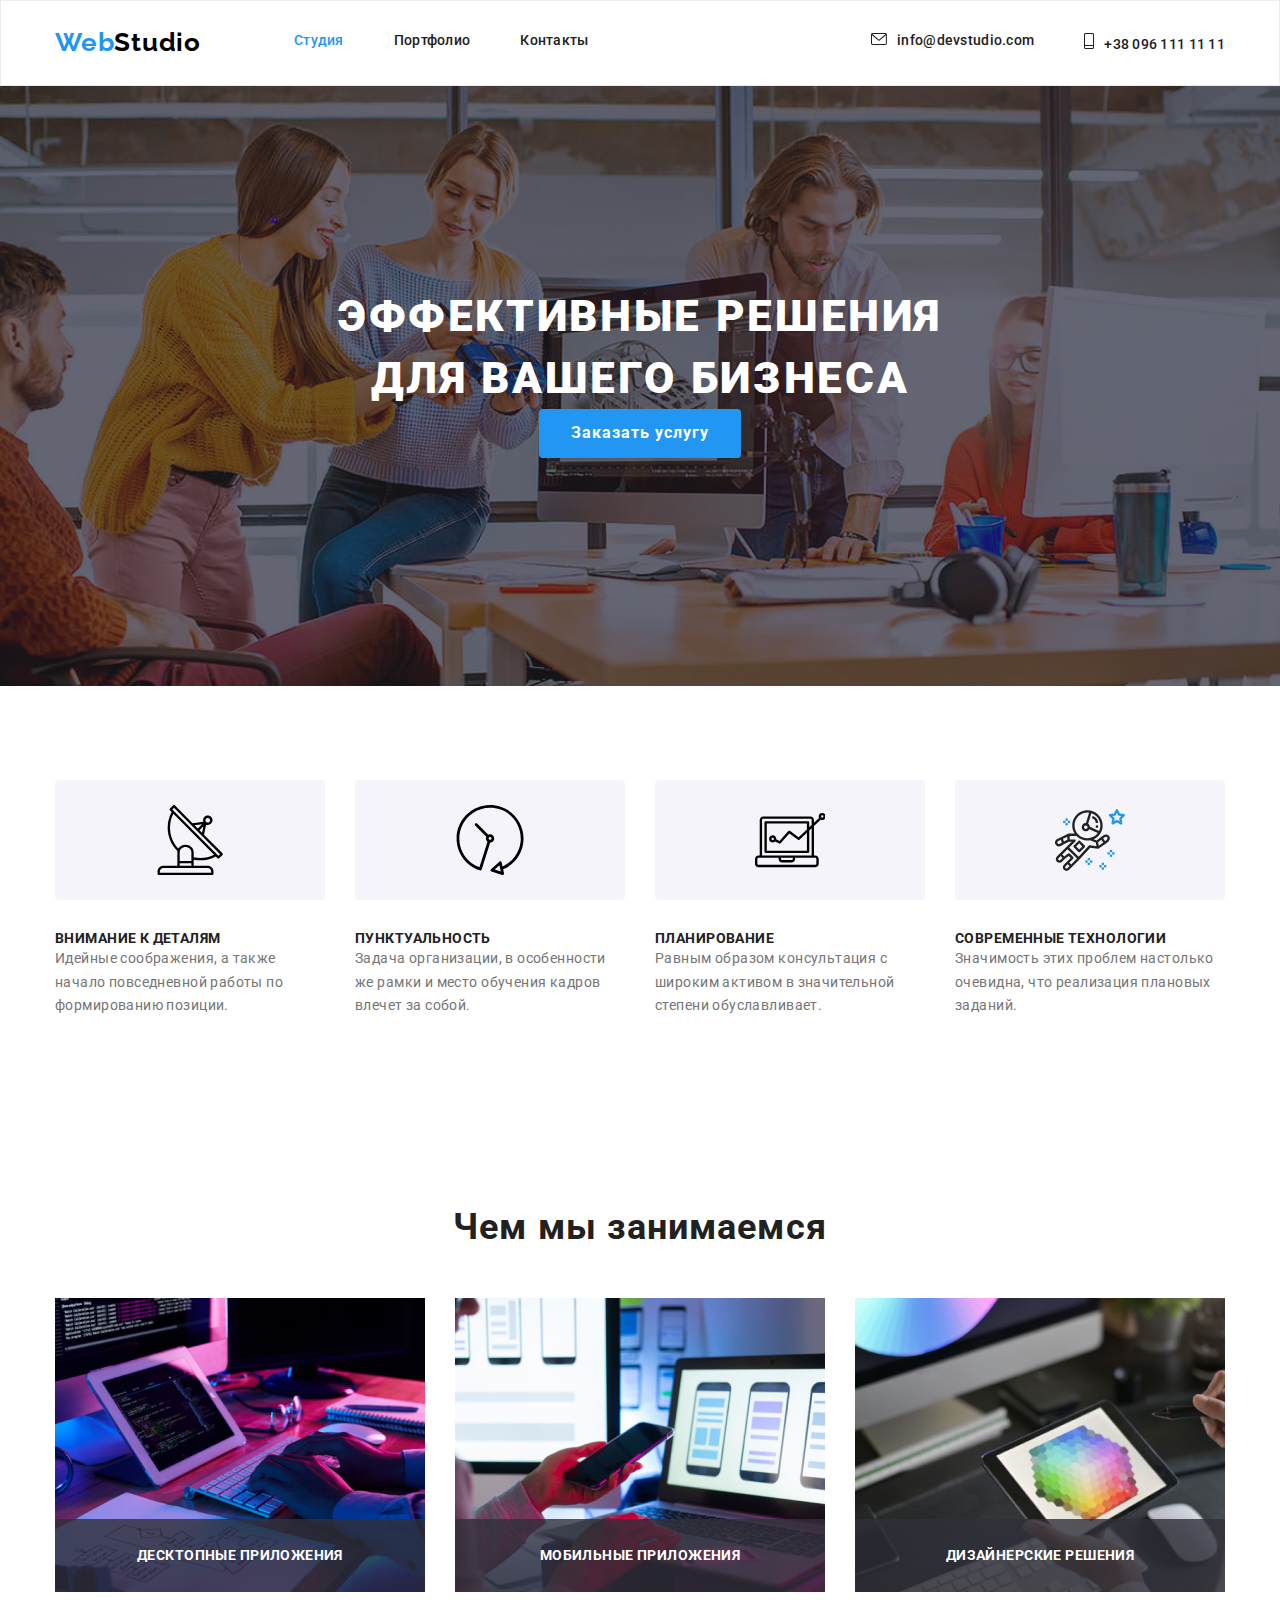
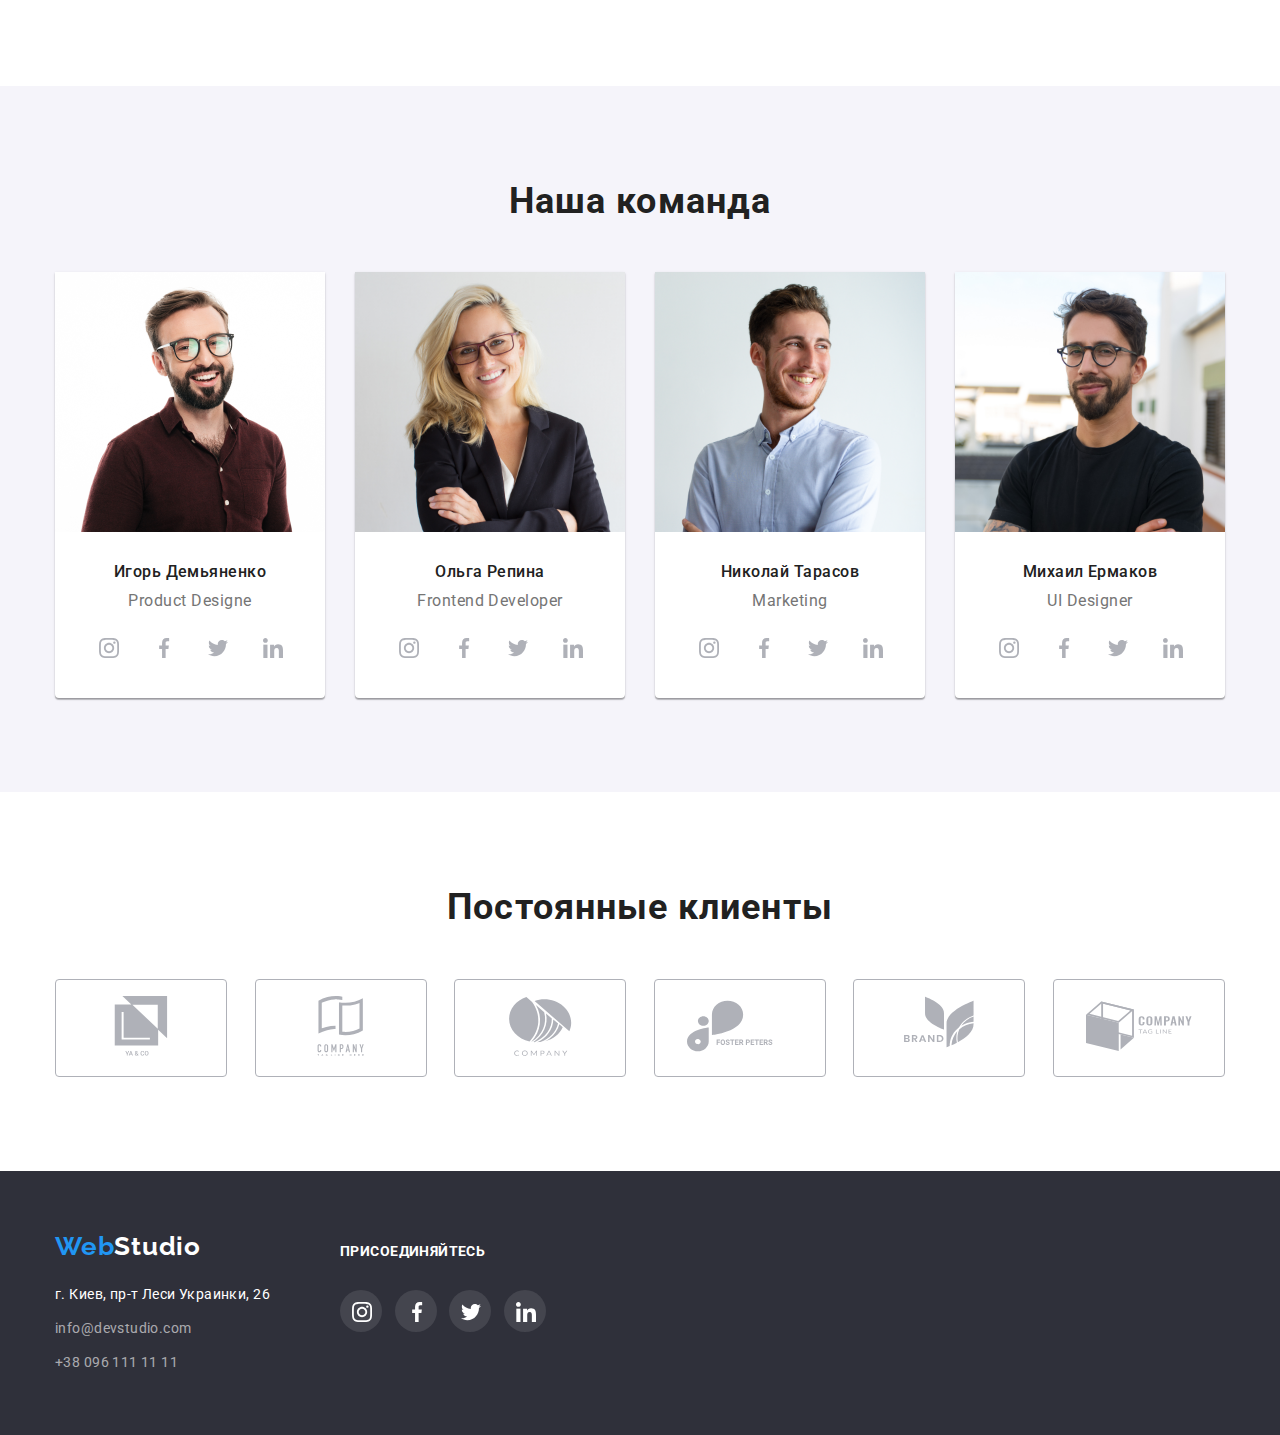
<file: index.html>
<!DOCTYPE html>
<html lang="ru">
  <head>
    <meta charset="UTF-8" />
    <meta name="viewport" content="width=device-width, initial-scale=1.0" />

    <link
      href="https://fonts.googleapis.com/css2?family=Raleway:wght@700&family=Roboto:wght@400;500;700;900&display=swap"
      rel="stylesheet"
    />
    <link
      rel="stylesheet"
      href="https://cdnjs.cloudflare.com/ajax/libs/modern-normalize/1.0.0/modern-normalize.min.css"
    />
    <link rel="stylesheet" href="./css/styles.css" />
    <title>WebStudio</title>
  </head>
  <body>
    <header class="page-header">
      <div class="container">
        <nav class="page-nav">
          <a class="logo" href="/index.html">Web<span>Studio</span></a>
          <ul class="page-nav-list">
            <li class="item">
              <a class="link current-page" href="/index.html">Студия</a>
            </li>
            <li class="item">
              <a class="link" href="./portfolio.html">Портфолио</a>
            </li>
            <li class="item"><a class="link" href="">Контакты</a></li>
          </ul>
        </nav>
        <ul class="contacts">
          <li class="item">
            <a class="mailto link" href="mailto:info@devstudio.com"
              ><svg class="icon">
                <use href="./images/symbol-defs.svg#icon-mail"></use></svg
              >info@devstudio.com</a
            >
          </li>
          <li class="item">
            <a class="tel link" href="tel:+380961111111"
              ><svg class="icon">
                <use href="./images/symbol-defs.svg#icon-phone"></use></svg
              >+38 096 111 11 11</a
            >
          </li>
        </ul>
      </div>
    </header>
    <main>
      <!-- Hero section -->
      <section class="hero">
        <div class="hero-wraper">
          <h1 class="hero-title">
            Эффективные решения <br/>
            для вашего бизнеса
          </h1>
          <button type="button" class="hero-button" href="" data-modal-open>Заказать услугу</<button>
        </div>
      </section>

      <div class="backdrop is-hidden" data-modal>
        <div class="modal">
          <button type="button" class="close-button" data-modal-close>
            <svg class="icon">
              <use href="./images/close.svg#close-button"></use>
            </svg>
          </button>
        </div>
      </div>
      <!-- Features -->
      <section class="features section">
        <div class="container">
          <h2 class="hiden">features</h2>
          <!-- TODO НАДО СКРЫТЬ заголовок-->
          <ul class="features-list">
            <li class="features-list-item">
              <div class="thumb">
                <svg class="icon">
                  <use href="./images/symbol-defs.svg#icon-nasa"></use>
                </svg>
              </div>
              <h3 class="features-list-title">Внимание к деталям</h3>
              <p class="features-list-text">
                Идейные соображения, а также начало повседневной работы по
                формированию позиции.
              </p>
            </li>
            <li class="features-list-item">
              <div class="thumb">
                <svg class="icon">
                  <use href="./images/symbol-defs.svg#icon-clock"></use>
                </svg>
              </div>
              <h3 class="features-list-title">Пунктуальность</h3>
              <p class="features-list-text">
                Задача организации, в особенности же рамки и место обучения
                кадров влечет за собой.
              </p>
            </li>
            <li class="features-list-item">
              <div class="thumb">
                <svg class="icon">
                  <use href="./images/symbol-defs.svg#icon-pc"></use>
                </svg>
              </div>
              <h3 class="features-list-title">Планирование</h3>
              <p class="features-list-text">
                Равным образом консультация с широким активом в значительной
                степени обуславливает.
              </p>
            </li>
            <li class="features-list-item">
              <div class="thumb">
                <svg class="icon">
                  <use href="./images/symbol-defs.svg#icon-astronaut"></use>
                </svg>
              </div>
              <h3 class="features-list-title">Современные технологии</h3>
              <p class="features-list-text">
                Значимость этих проблем настолько очевидна, что реализация
                плановых заданий.
              </p>
            </li>
          </ul>
        </div>
      </section>

      <!-- Examples -->
      <section class="works section">
        <div class="container">
          <h2 class="title">Чем мы занимаемся</h2>
          <ul class="list">
            <li class="item">
              <a href=""
                ><img
                  src="./images/box-1.jpg"
                  alt="верстка сайтов и приложений"
                  width="370px"
                />
                <p class="description">Десктопные приложения</p>
              </a>
            </li>
            <li class="item">
              <a href=""
                ><img
                  src="./images/box-2.jpg"
                  alt="фронтенд и бекенд"
                  width="370px"
                />
                <p class="description">Мобильные приложения</p></a
              >
            </li>
            <li class="item">
              <a href=""
                ><img src="./images/box-3.jpg" alt="веб-дизайн" width="370px" />
                <p class="description">Дизайнерские решения</p></a
              >
            </li>
          </ul>
        </div>
      </section>

      <!-- Team -->
      <section class="taem section">
        <div class="container">
          <h2 class="title">Наша команда</h2>
          <ul class="team-list">
            <li class="item">
              <img
                class="team-member-foto"
                src="./images/team-member-4.png"
                alt="team member"
                width="270"
              />
              <h3 class="team-member-name">Игорь Демьяненко</h3>
              <p class="team-member-position">Product Designe</p>
              <ul class="social-list">
                <li class="social-list-item">
                  <a class="link" href="">
                    <svg class="icon">
                      <use href="./images/symbol-defs.svg#icon-instagram"></use>
                    </svg>
                  </a>
                </li>
                <li class="social-list-item">
                  <a class="link" href="">
                    <svg class="icon">
                      <use href="./images/symbol-defs.svg#icon-facebook"></use>
                    </svg>
                  </a>
                </li>
                <li class="social-list-item">
                  <a class="link" href="">
                    <svg class="icon">
                      <use href="./images/symbol-defs.svg#icon-twitter"></use>
                    </svg>
                  </a>
                </li>
                <li class="social-list-item">
                  <a class="link" href="">
                    <svg class="icon">
                      <use href="./images/symbol-defs.svg#icon-linkedin"></use>
                    </svg>
                  </a>
                </li>
              </ul>
            </li>
            <li class="item">
              <img
                class="team-member-foto"
                src="./images/team-member-3.png"
                alt="team member"
                width="270"
              />
              <h3 class="team-member-name">Ольга Репина</h3>
              <p class="team-member-position">Frontend Developer</p>
              <ul class="social-list">
                <li class="social-list-item">
                  <a class="link" href="">
                    <svg class="icon">
                      <use href="./images/symbol-defs.svg#icon-instagram"></use>
                    </svg>
                  </a>
                </li>
                <li class="social-list-item">
                  <a class="link" href="">
                    <svg class="icon">
                      <use href="./images/symbol-defs.svg#icon-facebook"></use>
                    </svg>
                  </a>
                </li>
                <li class="social-list-item">
                  <a class="link" href="">
                    <svg class="icon">
                      <use href="./images/symbol-defs.svg#icon-twitter"></use>
                    </svg>
                  </a>
                </li>
                <li class="social-list-item">
                  <a class="link" href="">
                    <svg class="icon">
                      <use href="./images/symbol-defs.svg#icon-linkedin"></use>
                    </svg>
                  </a>
                </li>
              </ul>
            </li>
            <li class="item">
              <img
                class="team-member-foto"
                src="./images/team-member-2.png"
                alt="team member"
                width="270"
              />
              <h3 class="team-member-name">Николай Тарасов</h3>
              <p class="team-member-position">Marketing</p>
              <ul class="social-list">
                <li class="social-list-item">
                  <a class="link" href="">
                    <svg class="icon">
                      <use href="./images/symbol-defs.svg#icon-instagram"></use>
                    </svg>
                  </a>
                </li>
                <li class="social-list-item">
                  <a class="link" href="">
                    <svg class="icon">
                      <use href="./images/symbol-defs.svg#icon-facebook"></use>
                    </svg>
                  </a>
                </li>
                <li class="social-list-item">
                  <a class="link" href="">
                    <svg class="icon">
                      <use href="./images/symbol-defs.svg#icon-twitter"></use>
                    </svg>
                  </a>
                </li>
                <li class="social-list-item">
                  <a class="link" href="">
                    <svg class="icon">
                      <use href="./images/symbol-defs.svg#icon-linkedin"></use>
                    </svg>
                  </a>
                </li>
              </ul>
            </li>
            <li class="item">
              <img
                class="team-member-foto"
                src="./images/team-member-1.png"
                alt="team member"
                width="270"
              />
              <h3 class="team-member-name">Михаил Ермаков</h3>
              <p class="team-member-position">UI Designer</p>
              <ul class="social-list">
                <li class="social-list-item">
                  <a class="link" href="">
                    <svg class="icon">
                      <use href="./images/symbol-defs.svg#icon-instagram"></use>
                    </svg>
                  </a>
                </li>
                <li class="social-list-item">
                  <a class="link" href="">
                    <svg class="icon">
                      <use href="./images/symbol-defs.svg#icon-facebook"></use>
                    </svg>
                  </a>
                </li>
                <li class="social-list-item">
                  <a class="link" href="">
                    <svg class="icon">
                      <use href="./images/symbol-defs.svg#icon-twitter"></use>
                    </svg>
                  </a>
                </li>
                <li class="social-list-item">
                  <a class="link" href="">
                    <svg class="icon">
                      <use href="./images/symbol-defs.svg#icon-linkedin"></use>
                    </svg>
                  </a>
                </li>
              </ul>
            </li>
          </ul>
        </div>
      </section>

      <section class="clients section">
        <div class="container">
          <h2 class="title">Постоянные клиенты</h2>
          <ul class="list">
            <li>
              <a class="link" href="">
                <svg class="icon">
                  <use href="/images/symbol-defs.svg#icon-brand1"></use>
                </svg>
              </a>
            </li>
            <li>
              <a class="link" href="">
                <svg class="icon">
                  <use href="/images/symbol-defs.svg#icon-brand2"></use>
                </svg>
              </a>
            </li>
            <li>
              <a class="link" href="">
                <svg class="icon">
                  <use href="/images/symbol-defs.svg#icon-brand3"></use>
                </svg>
              </a>
            </li>
            <li>
              <a class="link" href="">
                <svg class="icon">
                  <use href="/images/symbol-defs.svg#icon-brand4"></use>
                </svg>
              </a>
            </li>
            <li>
              <a class="link" href="">
                <svg class="icon">
                  <use href="/images/symbol-defs.svg#icon-brand5"></use>
                </svg>
              </a>
            </li>
            <li>
              <a class="link" href="">
                <svg class="icon">
                  <use href="/images/symbol-defs.svg#icon-group"></use>
                </svg>
              </a>
            </li>
          </ul>
        </div>
      </section>
    </main>

    <footer class="page-footer">
      <div class="container">
        <div class="footer-contacts">
          <a class="logo" href="./index.html">Web<span>Studio</span></a>
          <address class="adress">
            <p>г. Киев, пр-т Леси Украинки, 26</p>
            <ul>
              <li>
                <a class="link mail" href="mailto:info@devstudio.com"
                  >info@devstudio.com</a
                >
              </li>
              <li>
                <a class="link tel" href="tel:+380961111111"
                  >+38 096 111 11 11</a
                >
              </li>
            </ul>
          </address>
        </div>
        <div class="footer-social">
          <h3 class="social-title">присоединяйтесь</h3>
          <ul class="social-list">
            <li class="social-list-item">
              <a class="link" href="">
                <svg class="icon">
                  <use href="./images/symbol-defs.svg#icon-instagram"></use>
                </svg>
              </a>
            </li>
            <li class="social-list-item">
              <a class="link" href="">
                <svg class="icon">
                  <use href="./images/symbol-defs.svg#icon-facebook"></use>
                </svg>
              </a>
            </li>
            <li class="social-list-item">
              <a class="link" href="">
                <svg class="icon">
                  <use href="./images/symbol-defs.svg#icon-twitter"></use>
                </svg>
              </a>
            </li>
            <li class="social-list-item">
              <a class="link" href="">
                <svg class="icon">
                  <use href="./images/symbol-defs.svg#icon-linkedin"></use>
                </svg>
              </a>
            </li>
          </ul>
        </div>
      </div>
    </footer>
    <script src="./js/modal.js"></script>
  </body>
</html>
</file>
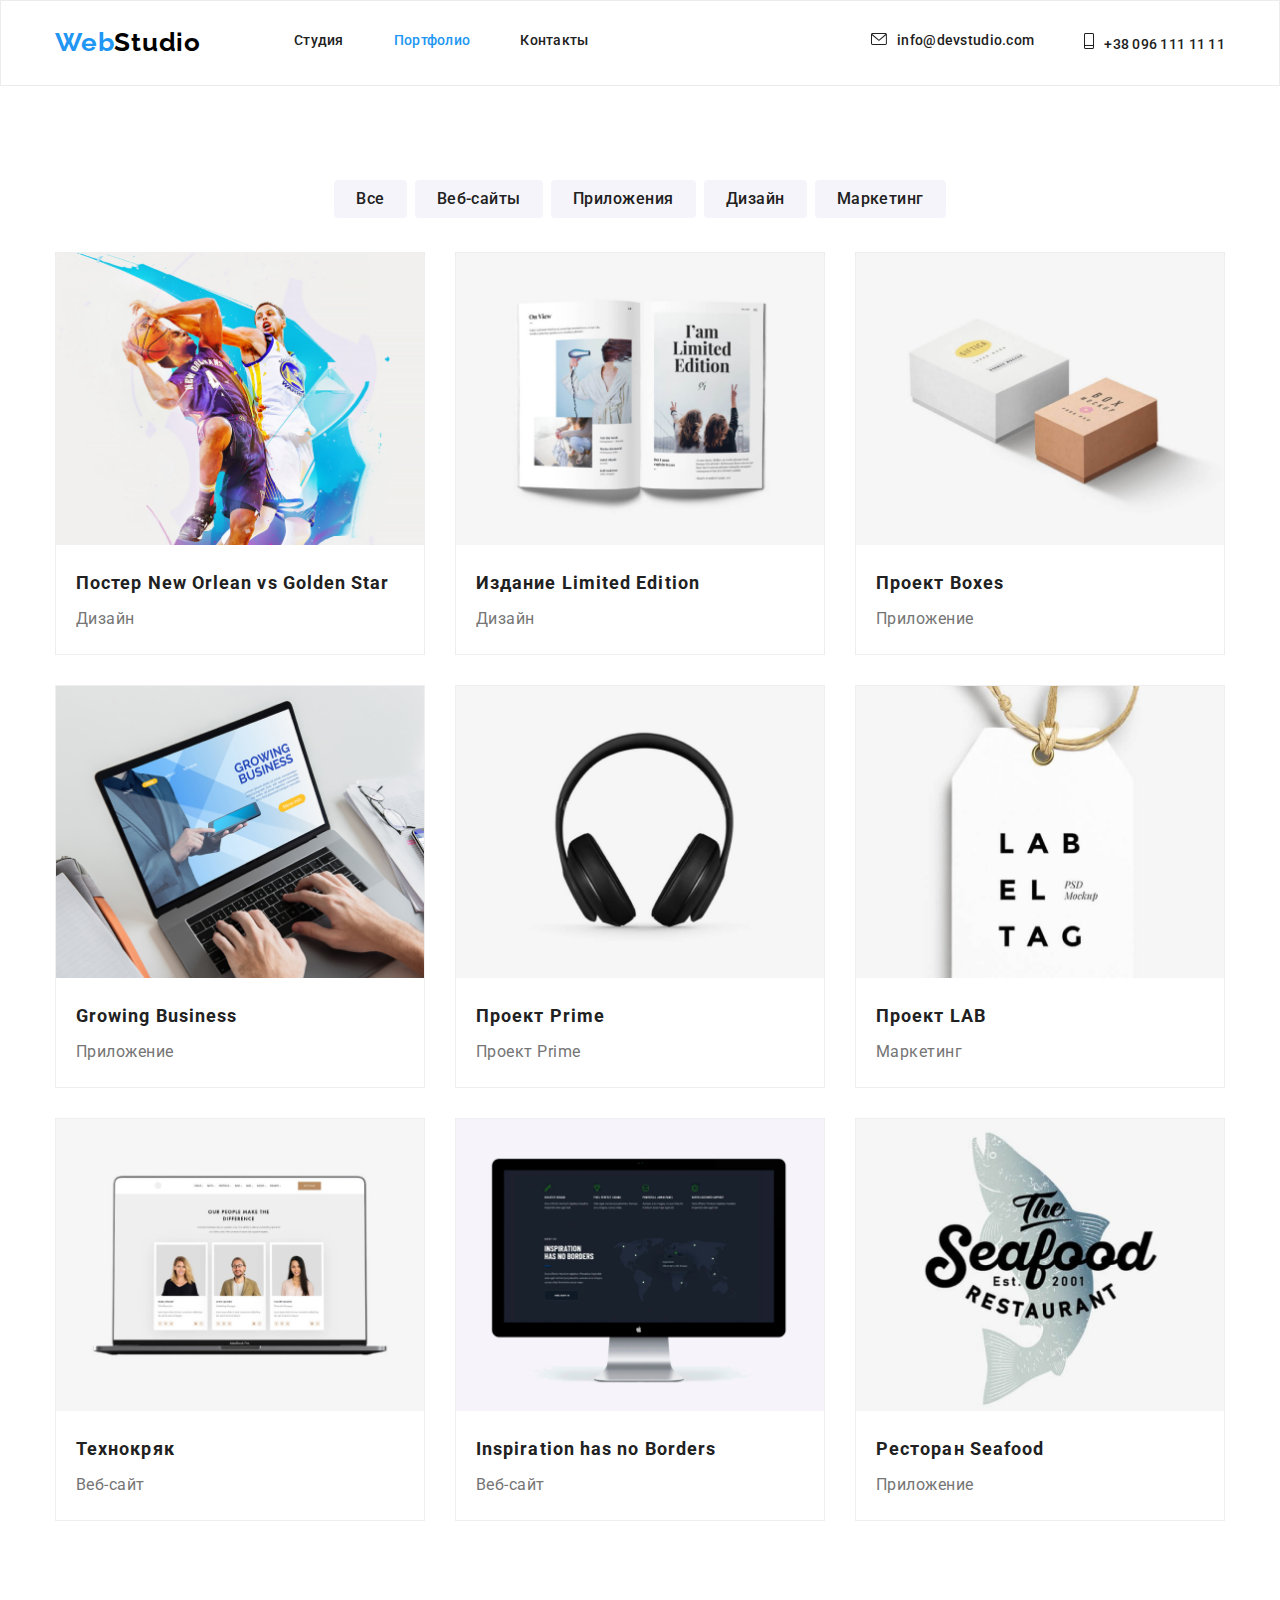
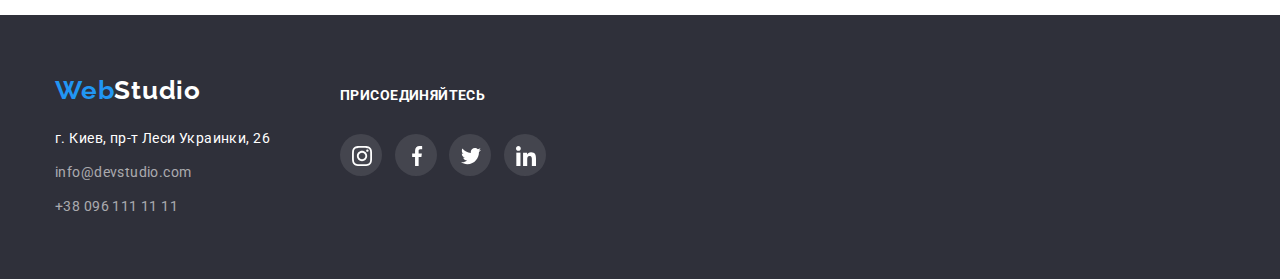
<file: portfolio.html>
<!DOCTYPE html>
<html lang="ru">
  <head>
    <meta charset="UTF-8" />
    <meta name="viewport" content="width=device-width, initial-scale=1.0" />

    <link
      href="https://fonts.googleapis.com/css2?family=Raleway:wght@700&family=Roboto:wght@400;500;700;900&display=swap"
      rel="stylesheet"
    />
    <link
      rel="stylesheet"
      href="https://cdnjs.cloudflare.com/ajax/libs/modern-normalize/1.0.0/modern-normalize.min.css"
    />
    <link rel="stylesheet" href="./css/styles.css" />
    <title>WebStudio</title>
  </head>
  <body>
    <header class="page-header">
      <div class="container">
        <nav class="page-nav">
          <a class="logo" href="/index.html">Web<span>Studio</span></a>
          <ul class="page-nav-list">
            <li class="item"><a class="link" href="../index.html">Студия</a></li>
            <li class="item">
              <a class="link current-page" href="./portfolio.html">Портфолио</a>
            </li>
            <li class="item"><a class="link" href="">Контакты</a></li>
          </ul>
        </nav>
        <ul class="contacts">
          <li class="item">
            <a class="mailto link" href="mailto:info@devstudio.com"
              ><svg class="icon">
                <use href="./images/symbol-defs.svg#icon-mail"></use></svg
              >info@devstudio.com</a
            >
          </li>
          <li class="item">
            <a class="tel link" href="tel:+380961111111"
              ><svg class="icon">
                <use href="./images/symbol-defs.svg#icon-phone"></use></svg
              >+38 096 111 11 11</a
            >
          </li>
        </ul>
      </div>
    </header>
    <main>
      <div class="container">
        <section class="portfolio section">
          <ul class="buttons-list">
            <li class="item"><a class="link" href="">Все</a></li>
            <li class="item"><a class="link" href="">Веб-сайты</a></li>
            <li class="item"><a class="link" href="">Приложения</a></li>
            <li class="item"><a class="link" href="">Дизайн</a></li>
            <li class="item"><a class="link" href="">Маркетинг</a></li>
          </ul>

          <ul class="card-set">
            <li class="item">
              <a href="" class="link"
                ><div class="card-thumb">
                  <img src="./images/bascet.png" alt="технокряк" />
                  <div class="card-overlay">
                    <p class="overlay-text">
                      Технокряк это современная площадка распространения
                      коронавируса. Компании используют эту платформу для
                      цифрового шпионажа и атак на защищённые сервера
                      конкурентов.
                    </p>
                  </div>
                </div>

                <div class="card-content">
                  <h3 class="card-title">Постер New Orlean vs Golden Star</h3>
                  <p class="card-text">Дизайн</p>
                </div>
              </a>
            </li>

            <li class="item">
              <a href="" class="link"
                ><div class="card-thumb">
                  <img src="./images/book.png" alt="технокряк" />
                  <div class="card-overlay">
                    <p class="overlay-text">
                      Технокряк это современная площадка распространения
                      коронавируса. Компании используют эту платформу для
                      цифрового шпионажа и атак на защищённые сервера
                      конкурентов.
                    </p>
                  </div>
                </div>
                <div class="card-content">
                  <h3 class="card-title">Издание Limited Edition</h3>
                  <p class="card-text">Дизайн</p>
                </div>
              </a>
            </li>

            <li class="item">
              <a href="" class="link"
                ><div class="card-thumb">
                  <img src="./images/boxes.png" alt="технокряк" />
                  <div class="card-overlay">
                    <p class="overlay-text">
                      Технокряк это современная площадка распространения
                      коронавируса. Компании используют эту платформу для
                      цифрового шпионажа и атак на защищённые сервера
                      конкурентов.
                    </p>
                  </div>
                </div>
                <div class="card-content">
                  <h3 class="card-title">Проект Boxes</h3>
                  <p class="card-text">Приложение</p>
                </div>
              </a>
            </li>

            <li class="item">
              <a href="" class="link"
                ><div class="card-thumb">
                  <img src="./images/hands.png" alt="технокряк" />
                  <div class="card-overlay">
                    <p class="overlay-text">
                      Технокряк это современная площадка распространения
                      коронавируса. Компании используют эту платформу для
                      цифрового шпионажа и атак на защищённые сервера
                      конкурентов.
                    </p>
                  </div>
                </div>
                <div class="card-content">
                  <h3 class="card-title">Growing Business</h3>
                  <p class="card-text">Приложение</p>
                </div>
              </a>
            </li>

            <li class="item">
              <a href="" class="link"
                ><div class="card-thumb">
                  <img src="./images/headphone.png" alt="технокряк" />
                  <div class="card-overlay">
                    <p class="overlay-text">
                      Технокряк это современная площадка распространения
                      коронавируса. Компании используют эту платформу для
                      цифрового шпионажа и атак на защищённые сервера
                      конкурентов.
                    </p>
                  </div>
                </div>
                <div class="card-content">
                  <h3 class="card-title">Проект Prime</h3>
                  <p class="card-text">Проект Prime</p>
                </div>
              </a>
            </li>

            <li class="item">
              <a href="" class="link"
                ><div class="card-thumb">
                  <img src="./images/lab.png" alt="технокряк" />
                  <div class="card-overlay">
                    <p class="overlay-text">
                      Технокряк это современная площадка распространения
                      коронавируса. Компании используют эту платформу для
                      цифрового шпионажа и атак на защищённые сервера
                      конкурентов.
                    </p>
                  </div>
                </div>
                <div class="card-content">
                  <h3 class="card-title">Проект LAB</h3>
                  <p class="card-text">Маркетинг</p>
                </div>
              </a>
            </li>

            <li class="item">
              <a href="" class="link">
                <div class="card-thumb">
                  <img src="./images/lap.png" alt="технокряк" />
                  <div class="card-overlay">
                    <p class="overlay-text">
                      Технокряк это современная площадка распространения
                      коронавируса. Компании используют эту платформу для
                      цифрового шпионажа и атак на защищённые сервера
                      конкурентов.
                    </p>
                  </div>
                </div>
                <div class="card-content">
                  <h3 class="card-title">Технокряк</h3>
                  <p class="card-text">Веб-сайт</p>
                </div>
              </a>
            </li>

            <li class="item">
              <a href="" class="link"
                ><div class="card-thumb">
                  <img src="./images/pc.png" alt="технокряк" />
                  <div class="card-overlay">
                    <p class="overlay-text">
                      Технокряк это современная площадка распространения
                      коронавируса. Компании используют эту платформу для
                      цифрового шпионажа и атак на защищённые сервера
                      конкурентов.
                    </p>
                  </div>
                </div>
                <div class="card-content">
                  <h3 class="card-title">Inspiration has no Borders</h3>
                  <p class="card-text">Веб-сайт</p>
                </div>
              </a>
            </li>

            <li class="item">
              <a href="" class="link"
                ><div class="card-thumb">
                  <img src="./images/shark.png" alt="технокряк" />
                  <div class="card-overlay">
                    <p class="overlay-text">
                      Технокряк это современная площадка распространения
                      коронавируса. Компании используют эту платформу для
                      цифрового шпионажа и атак на защищённые сервера
                      конкурентов.
                    </p>
                  </div>
                </div>
                <div class="card-content">
                  <h3 class="card-title">Ресторан Seafood</h3>
                  <p class="card-text">Приложение</p>
                </div></a
              >
            </li>
          </ul>
        </section>
      </div>
    </main>
    <footer class="page-footer">
      <div class="container">
        <div class="footer-contacts">
          <a class="logo" href="./index.html">Web<span>Studio</span></a>
          <address class="adress">
            <p>г. Киев, пр-т Леси Украинки, 26</p>
            <ul>
              <li>
                <a class="link mail" href="mailto:info@devstudio.com"
                  >info@devstudio.com</a
                >
              </li>
              <li>
                <a class="link tel" href="tel:+380961111111"
                  >+38 096 111 11 11</a
                >
              </li>
            </ul>
          </address>
        </div>
        <div class="footer-social">
          <h3 class="social-title">присоединяйтесь</h3>
          <ul class="social-list">
            <li class="social-list-item">
              <a class="link" href="">
                <svg class="icon">
                  <use href="./images/symbol-defs.svg#icon-instagram"></use>
                </svg>
              </a>
            </li>
            <li class="social-list-item">
              <a class="link" href="">
                <svg class="icon">
                  <use href="./images/symbol-defs.svg#icon-facebook"></use>
                </svg>
              </a>
            </li>
            <li class="social-list-item">
              <a class="link" href="">
                <svg class="icon">
                  <use href="./images/symbol-defs.svg#icon-twitter"></use>
                </svg>
              </a>
            </li>
            <li class="social-list-item">
              <a class="link" href="">
                <svg class="icon">
                  <use href="./images/symbol-defs.svg#icon-linkedin"></use>
                </svg>
              </a>
            </li>
          </ul>
        </div>
      </div>
    </footer>
  </body>
</html>
</file>
<file: css/styles.css>
/* Позиционирование */

/* Блочная модель */

/* Типографика */

/* Отображение */

/* Прочее */

:root {
  --primary-text-color: #757575;
  --secondary-text-color: #212121;
  --accent-color: #2196f3;
  --background-color: #ffffff;
  --primary-white-color: #ffffff;
  --secondary-background-color: #2f303a;
  --team-background-color: #f5f4fa;
  --card-set-gap: 30px;
}

/* utility*/

body {
  background-color: var(--background-color);
  font-family: 'Roboto', 'Open Sans', 'sans-serif';
  color: var(--primary-text-color);
}

ul {
  list-style: none;
  padding: 0;
  margin: 0;
}

a {
  text-decoration: none;
  display: block;
}

h1,
h2,
h3,
h4 {
  margin: 0;
}

p {
  margin: 0;
}

img {
  display: block;
  max-width: 100%;
  height: auto;
}
*,
::after,
::before {
  box-sizing: border-box;
}
/* hide the item */
.hiden {
  position: absolute;
  width: 1px;
  height: 1px;
  margin: -1px;
  padding: 0;
  overflow: hidden;
  border: 0;
  clip: rect(0 0 0 0);
}
.container {
  width: 1200px;
  padding-left: 15px;
  padding-right: 15px;
  margin-left: auto;
  margin-right: auto;
  /* outline: 1px solid rgb(214, 113, 55); */
}

.section {
  padding-top: 94px;
  padding-bottom: 94px;
}

.title {
  margin-bottom: 50px;
  font-weight: 700;
  font-size: 36px;
  line-height: 1.17;
  text-align: center;
  letter-spacing: 0.03em;
  color: var(--secondary-text-color);
}

.page-header .container,
.page-nav,
.page-nav-list {
  display: flex;
  align-items: center;
}

.page-header {
  border: 1px solid #ececec;
}

.logo {
  font-family: 'Raleway', 'sans-serif';
  font-weight: 700;
  font-size: 26px;
  line-height: 1.2;
  letter-spacing: 0.03em;
  color: var(--accent-color);
}

.logo span {
  color: #000000;
}

.page-nav .logo {
  margin-right: 93px;
}

.page-nav .item:not(:last-child) {
  margin-right: 50px;
}

.page-header .link {
  padding-top: 32px;
  padding-bottom: 32px;
  font-weight: 500;
  font-size: 14px;
  line-height: 1.14;
  letter-spacing: 0.02em;
  color: var(--secondary-text-color);
  transition: color 250ms cubic-bezier(0.4, 0, 0.2, 1);
}

.page-header .link:hover,
.page-header .link:focus {
  color: var(--accent-color);
}

.page-nav .item::after {
  display: block;
  content: '';
  height: 4px;
  width: 100%;

  background-color: var(--accent-color);
  border-radius: 4px;
  transform: scaleX(0);
  transition: transform 250ms cubic-bezier(0.4, 0, 0.2, 1);
}

.page-nav .item:hover::after {
  transform: scaleX(1);
}

.page-nav .current-page {
  color: var(--accent-color);
}

.contacts {
  display: flex;
  margin-left: auto;
}

.contacts .item:not(:last-child) {
  margin-right: 50px;
}

.mailto .icon {
  width: 16px;
  height: 12px;
  margin-right: 10px;
  fill: currentColor;
}

.tel .icon {
  width: 10px;
  height: 16px;
  margin-right: 10px;
  fill: currentColor;
}

/* HERO */

.hero {
  min-height: 600px;
  max-width: 1600px;
  margin-right: auto;
  margin-left: auto;
  background-color: var(--secondary-background-color);
  text-align: center;
  background-image: linear-gradient(
      to left,
      rgba(47, 48, 58, 0.4),
      rgba(47, 48, 58, 0.4)
    ),
    url(/images/hero.jpg);
  background-repeat: no-repeat;
  background-position: center;
  background-size: cover;
}

.hero-wraper {
  padding-bottom: 200px;
  padding-top: 200px;
}

.hero-title {
  font-weight: 900;
  font-size: 44px;
  line-height: 1.4;

  letter-spacing: 0.06em;
  text-transform: uppercase;
  margin-top: 0;
  margin-bottom: 0;
  color: var(--primary-white-color);
}

.hero-button {
  display: inline-block;
  min-width: 200px;
  padding: 10px 32px;

  font-weight: 700;
  font-size: 16px;
  line-height: 1.8;
  letter-spacing: 0.06em;
  color: var(--primary-white-color);
  background-color: var(--accent-color);
  border: 0px;
  border-radius: 4px;
}

.backdrop {
  position: fixed;
  z-index: 1;
  top: 0;
  left: 0;
  width: 100%;
  height: 100%;
  background-color: rgba(0, 0, 0, 0.2);
  transform: scale(1);
  opacity: 1;
  transition: transform 150ms cubic-bezier(0.4, 0, 0.2, 1),
    opacity 150ms cubic-bezier(0.4, 0, 0.2, 1);
}

.backdrop.is-hidden {
  opacity: 0;
  pointer-events: none;
  transform: scale(0.1);
  transition: transform 150ms cubic-bezier(0.4, 0, 0.2, 1),
    opacity 150ms cubic-bezier(0.4, 0, 0.2, 1);
}

.modal {
  position: absolute;
  top: 50%;
  left: 50%;
  transform: translate(-50%, -50%);
  width: 500px;
  height: 500px;
  background-color: var(--primary-white-color);
}

.close-button {
  position: absolute;
  right: 8px;
  top: 8px;
  width: 30px;
  height: 30px;
  border: 1px solid rgba(0, 0, 0, 0.1);
  border-radius: 50%;
  background-color: var(--primary-white-color);
}

.close-button .icon {
  width: 11px;
  height: 11px;
  fill: rgb(0, 0, 0);
}

/* FEATURES */

.features-list {
  display: flex;
}

.features-list-item:not(:last-child) {
  margin-right: var(--card-set-gap);
}

.features-list-item {
  width: calc((100% - 90px) / 4);
}

.features-list .thumb {
  width: 270px;
  height: 120px;
  padding: 25px 100px;
  margin-bottom: var(--card-set-gap);
  background-color: var(--team-background-color);
  border-radius: 4px;
}

.features-list .icon {
  width: 70px;
  height: 70px;
}

.features-list-title {
  font-weight: 700;
  font-size: 14px;
  line-height: 1.2;
  letter-spacing: 0.03em;
  text-transform: uppercase;

  color: var(--secondary-text-color);
}

.features-list-text {
  font-size: 14px;
  line-height: 1.7;
  letter-spacing: 0.03em;
}

/* WORKS */

.works .list {
  display: flex;
}

.works .item {
  position: relative;
}

.works .description {
  position: absolute;
  bottom: 0;
  width: 100%;
  padding-top: 28px;
  padding-bottom: 28px;

  font-weight: 700;
  font-size: 14px;
  line-height: 1.2;
  text-align: center;
  letter-spacing: 0.03em;
  text-transform: uppercase;

  color: var(--primary-white-color);
  background: rgba(47, 48, 58, 0.8);
}

.works .list .item:not(:last-child) {
  margin-right: var(--card-set-gap);
}

/* TEAM */

.taem {
  background-color: var(--team-background-color);
}

.team-list {
  display: flex;
}

.team-list .item:not(:last-child) {
  margin-right: var(--card-set-gap);
}

.team-list .item {
  padding-bottom: 30px;
  background-color: var(--background-color);
  box-shadow: 0px 1px 3px rgba(0, 0, 0, 0.12), 0px 1px 1px rgba(0, 0, 0, 0.14),
    0px 2px 1px rgba(0, 0, 0, 0.2);
  border-radius: 0px 0px 4px 4px;
}

.team-member-foto {
  margin-bottom: var(--card-set-gap);
}

.team-member-name {
  margin-bottom: 10px;
  font-weight: 500;
  font-size: 16px;
  line-height: 1.19;
  text-align: center;
  letter-spacing: 0.03em;
  color: var(--secondary-text-color);
}

.team-member-position {
  margin-bottom: 16px;
  font-size: 16px;
  line-height: 1.19;
  text-align: center;
  letter-spacing: 0.03em;
}

.social-list {
  display: flex;
  width: 206px;
  margin-right: auto;
  margin-left: auto;
  justify-content: space-between;
}

.social-list .link {
  width: 42px;
  height: 42px;
  padding: 12px;
  border-radius: 50%;
  background-color: transparent;
  color: #afb1b8;
  transition: color 250ms cubic-bezier(0.4, 0, 0.2, 1),
    background-color 250ms cubic-bezier(0.4, 0, 0.2, 1);
}

.social-list .link:hover,
.social-list .link:focus {
  background-color: var(--accent-color);
  color: var(--primary-white-color);
}

.social-list .icon {
  width: 20px;
  height: 20px;
  fill: currentColor;
}

/* CLIENTS */

.clients .list {
  display: flex;
  justify-content: space-between;
}
.clients .link {
  padding: 16px 32px;
  color: #afb1b8;
  border: 1px solid #afb1b8;
  border-radius: 4px;
  transition: color 250ms cubic-bezier(0.4, 0, 0.2, 1),
    border-color 250ms cubic-bezier(0.4, 0, 0.2, 1);
}

.clients .link:hover,
.clients .link:focus {
  color: var(--accent-color);
  border-color: var(--accent-color);
}

.clients .icon {
  width: 106px;
  height: 60px;
  fill: currentColor;
}

/* FOOTER */
.page-footer {
  padding-top: 60px;
  padding-bottom: 60px;
  color: rgba(255, 255, 255, 0.6);
  background-color: var(--secondary-background-color);
}

.page-footer .container {
  display: flex;
}

.footer-contacts {
  margin-right: 70px;
}

.page-footer .logo {
  display: block;
  margin-bottom: 21px;
}

.page-footer .logo span {
  color: var(--primary-white-color);
}

.page-footer .adress {
  font-size: 14px;
  line-height: 1.7;
  letter-spacing: 0.03em;
  color: var(--primary-white-color);
  font-style: normal;
}

.page-footer .link {
  display: block;
  margin-top: 10px;
  color: rgba(255, 255, 255, 0.6);
}

.page-footer .social-title {
  padding-top: 12px;
  margin-bottom: 20px;
  font-weight: 700;
  font-size: 14px;
  line-height: 1.2;
  letter-spacing: 0.03em;
  text-transform: uppercase;

  color: var(--primary-white-color);
}

.page-footer .social-list .link {
  width: 42px;
  height: 42px;
  padding: 12px;
  border-radius: 50%;
  background-color: rgba(255, 255, 255, 0.1);
  color: var(--primary-white-color);
  transition: background-color 250ms cubic-bezier(0.4, 0, 0.2, 1);
}

.page-footer .social-list .link:hover,
.page-footer .social-list .link:focus {
  background-color: var(--accent-color);
}

/* PORTFOLIO */

.section {
  padding-top: 94px;
  padding-bottom: 94px;
}

.buttons-list {
  display: flex;
  justify-content: center;
  margin-bottom: 34px;
}

.buttons-list .item:not(:last-child) {
  margin-right: 8px;
}

.buttons-list .link {
  padding: 6px 22px;
  font-weight: 500;
  font-size: 16px;
  line-height: 1.6;
  text-align: center;
  letter-spacing: 0.03em;
  color: var(--secondary-text-color);
  background-color: var(--team-background-color);
  border-radius: 4px;
  transition: box-shadow 250ms cubic-bezier(0.4, 0, 0.2, 1),
    color 250ms cubic-bezier(0.4, 0, 0.2, 1),
    background-color 250ms cubic-bezier(0.4, 0, 0.2, 1);
}

.buttons-list .link:hover,
.buttons-list .link:focus {
  color: var(--primary-white-color);
  background-color: var(--accent-color);
  box-shadow: 0px 3px 1px rgba(0, 0, 0, 0.1), 0px 1px 2px rgba(0, 0, 0, 0.08),
    0px 2px 2px rgba(0, 0, 0, 0.12);
}

.card-set {
  display: flex;
  flex-wrap: wrap;
}

.card-set .item {
  flex-basis: calc((100% - 60px) / 3);

  margin-right: var(--card-set-gap);
  margin-bottom: var(--card-set-gap);

  border: 1px solid #eeeeee;
}

.card-thumb {
  position: relative;
  overflow: hidden;
}

.card-overlay {
  position: absolute;
  top: 0;
  left: 0;
  display: flex;
  justify-content: center;
  align-items: center;
  width: 100%;
  height: 100%;
  background-color: rgba(33, 150, 243, 0.9);
  transform: translateY(100%);
  transition: transform 250ms cubic-bezier(0.4, 0, 0.2, 1);
}

.overlay-text {
  padding-left: 24px;
  padding-right: 24px;
  font-size: 18px;
  line-height: 1.6;
  letter-spacing: 0.03em;
  color: var(--primary-white-color);
}

.card-set .item:hover,
.card-set .item:focus {
  box-shadow: 0px 1px 1px rgba(0, 0, 0, 0.12), 0px 4px 4px rgba(0, 0, 0, 0.06),
    1px 4px 6px rgba(0, 0, 0, 0.16);
}

.card-set > .item:hover .card-overlay {
  transform: translateY(0);
}

.card-set .item:nth-child(3n) {
  margin-right: 0;
}
.card-set .item:nth-last-child(-n + 3) {
  margin-bottom: 0;
}

.card-content {
  padding: 20px;
}

.card-title {
  margin-bottom: 4px;
  font-family: Roboto;

  font-weight: 700;
  font-size: 18px;
  line-height: 2;
  letter-spacing: 0.06em;
  color: var(--secondary-text-color);
}

.card-text {
  font-size: 16px;
  line-height: 1.8;
  letter-spacing: 0.03em;

  color: #757575;
}

/* .declaration-order {
  /* Позиционирование */

/* Блочная модель */

/* Типографика */

/* Отображение */

/* Прочее */

/* :root {
  --primary-text-color: #757575;
  --secondary-text-color: #212121;
  --accent-color: #2196f3;
  --background-color: #ffffff;

  --secondary-background-color: #2f303a;
  --card-set-gap: 30px;
} */
</file>
